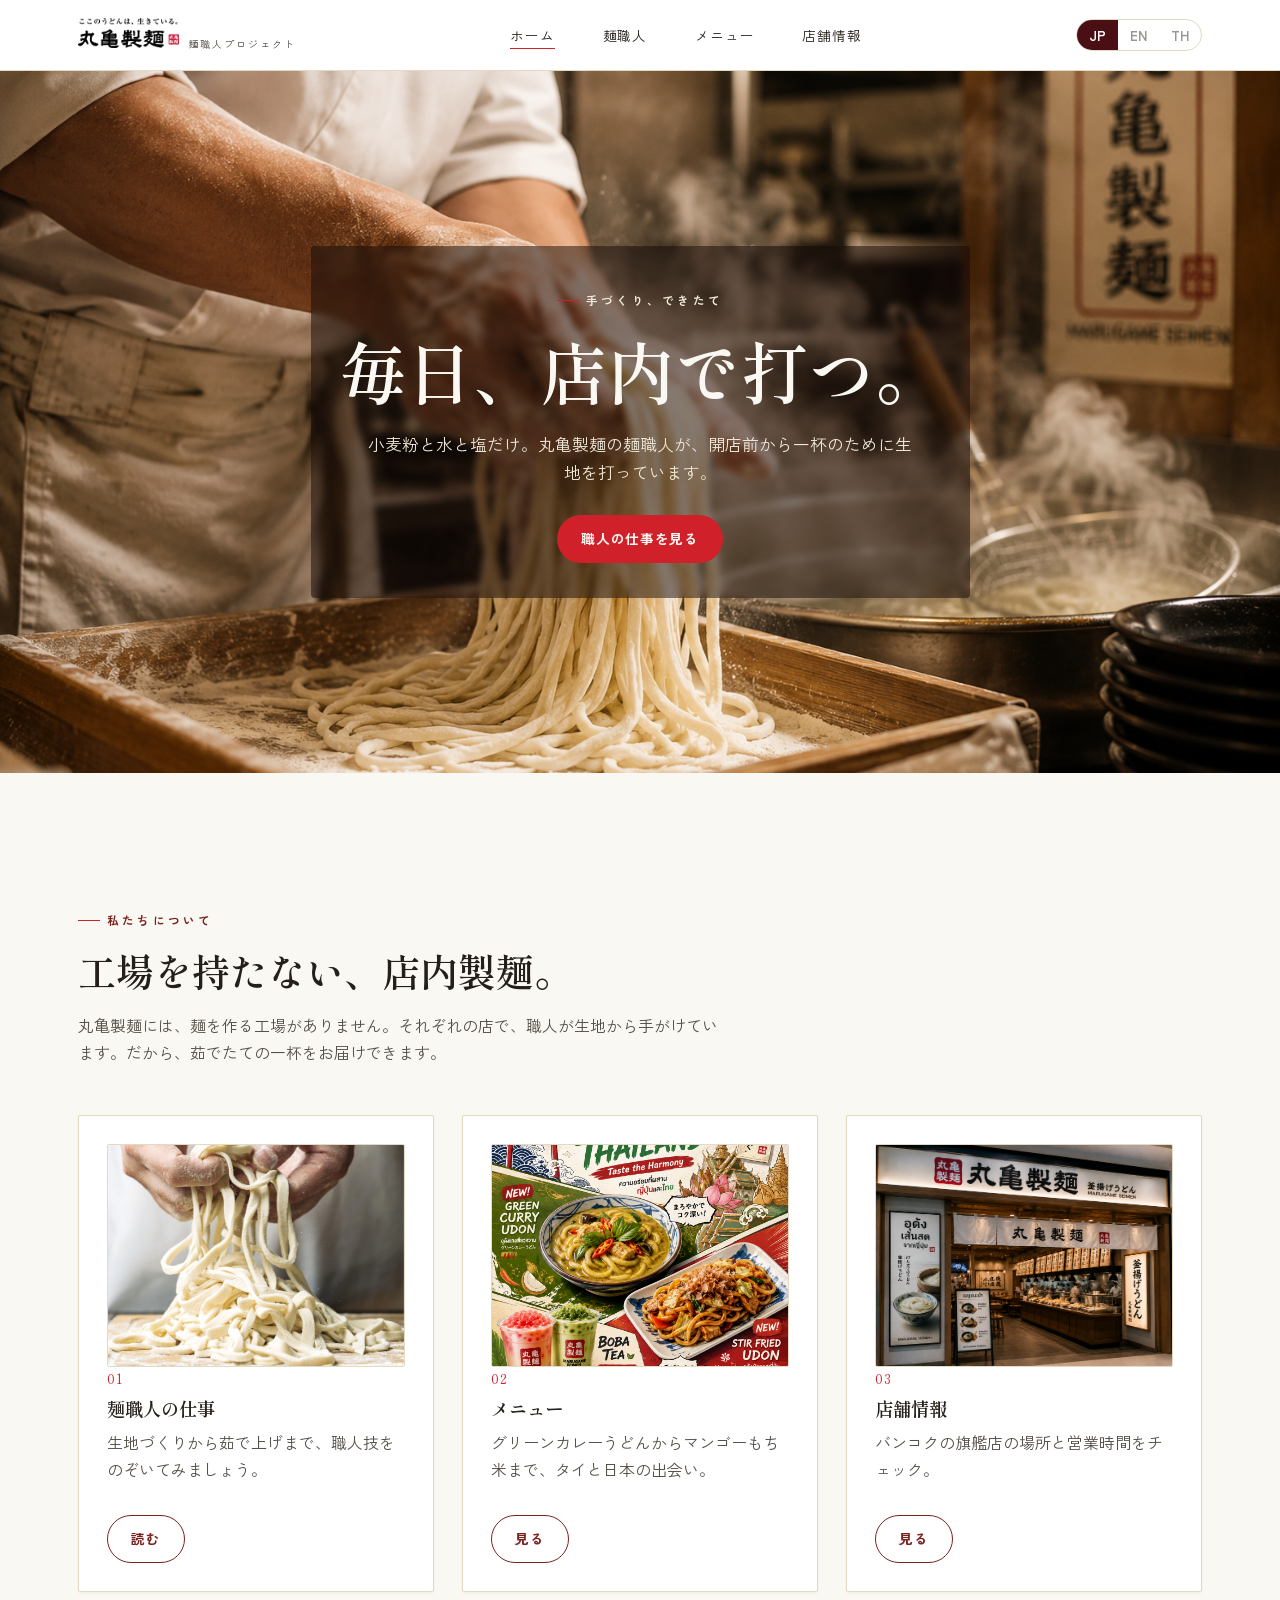
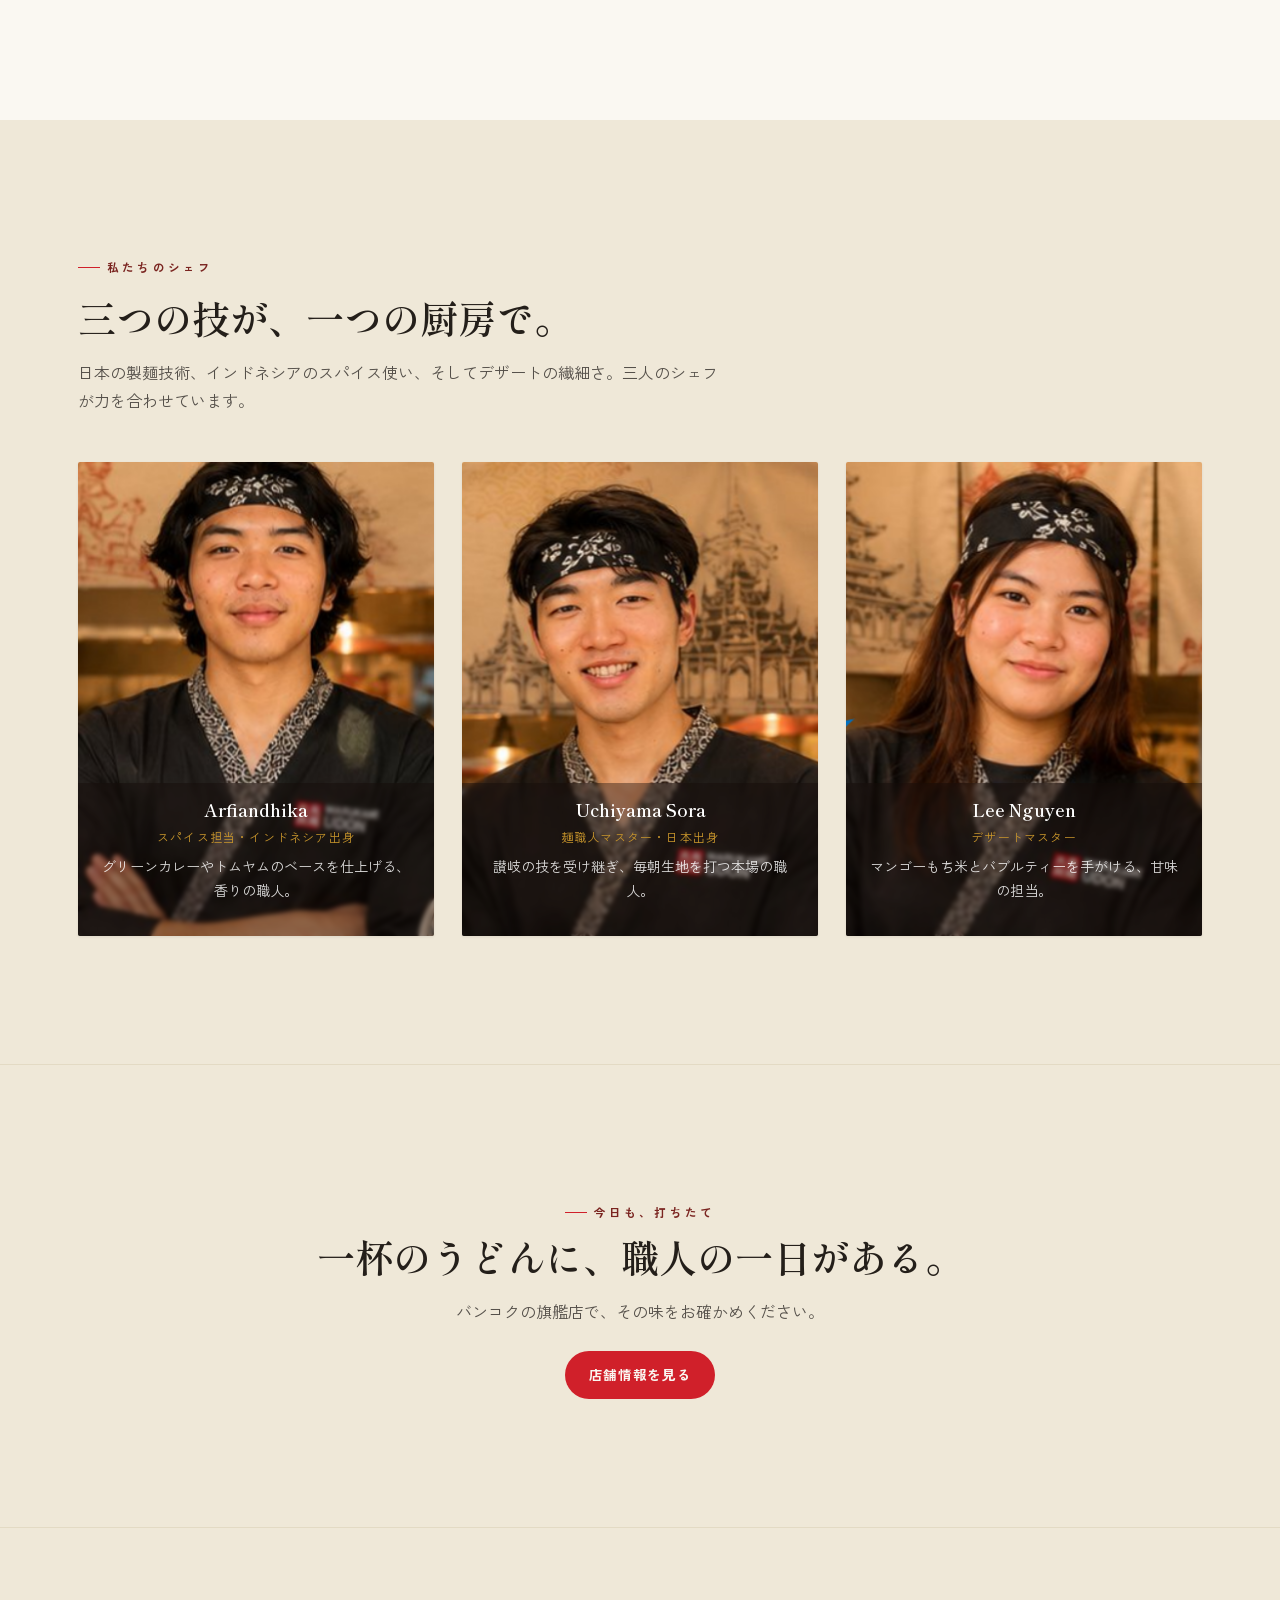
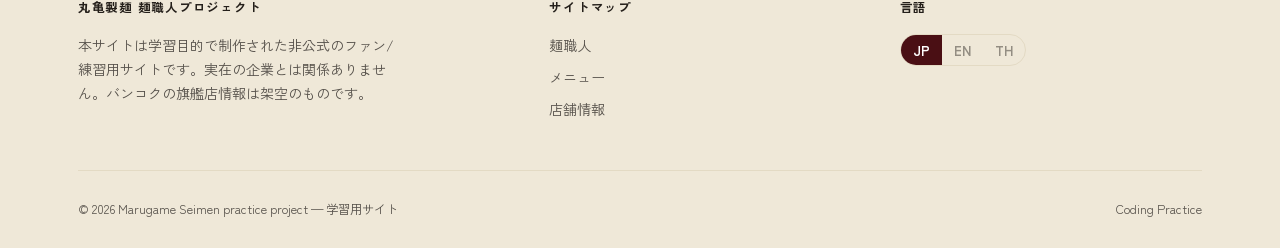
<file: index.html>
<!DOCTYPE html>
<html lang="ja">
<head>
<meta charset="UTF-8">
<meta name="viewport" content="width=device-width, initial-scale=1.0">
<title>丸亀製麺 麺職人 | Marugame Seimen — Noodle Craftsmen</title>
<link rel="stylesheet" href="css/style.css">
</head>
<body>

<header class="site-header">
  <nav class="nav">
    <a href="index.html" class="brand">
      <img src="images/MarugameSeimenLogo.png" alt="Marugame Seimen" class="brand-logo">
      <span class="brand-sub jp-only">麺職人プロジェクト</span>
      <span class="brand-sub en-only">Noodle Craftsmen Project</span>
      <span class="brand-sub th-only">โปรเจกต์ช่างทำเส้น</span>
    </a>
    <ul class="nav-links">
      <li><a href="index.html" aria-current="page"><span class="jp-only">ホーム</span><span class="en-only">Home</span><span class="th-only">หน้าแรก</span></a></li>
      <li><a href="concept.html"><span class="jp-only">麺職人</span><span class="en-only">Craft</span><span class="th-only">งานฝีมือ</span></a></li>
      <li><a href="menu.html"><span class="jp-only">メニュー</span><span class="en-only">Menu</span><span class="th-only">เมนู</span></a></li>
      <li><a href="shop.html"><span class="jp-only">店舗情報</span><span class="en-only">Shops</span><span class="th-only">ร้านค้า</span></a></li>
    </ul>
    <div class="nav-right">
      <div class="lang-toggle">
        <button class="btn-jp">JP</button>
        <button class="btn-en">EN</button>
        <button class="btn-th">TH</button>
      </div>
      <button class="nav-toggle" aria-label="Menu">☰</button>
    </div>
  </nav>
</header>

<section class="noren-hero">
  <div class="noren-panel left"></div>
  <div class="noren-panel right"></div>
  <div class="hero-content">
    <span class="eyebrow"><span class="jp-only">手づくり、できたて</span><span class="en-only">Made fresh, by hand</span><span class="th-only">ทำสดใหม่ด้วยมือ</span></span>
    <h1 class="hero-title jp-only">毎日、店内で打つ。</h1>
    <h1 class="hero-title en-only">Kneaded in-house, every day.</h1>
    <h1 class="hero-title th-only">นวดเส้นสดใหม่ทุกวัน ที่ร้าน</h1>
    <p class="hero-lede jp-only">小麦粉と水と塩だけ。丸亀製麺の麺職人が、開店前から一杯のために生地を打っています。</p>
    <p class="hero-lede en-only">Just flour, water, and salt. Our noodle craftsmen start kneading dough before the doors even open — all for a single bowl.</p>
    <p class="hero-lede th-only">มีเพียงแป้งสาลี น้ำ และเกลือ ช่างทำเส้นของมารุกาเมะเซเมนต์เริ่มนวดแป้งตั้งแต่ก่อนร้านเปิด เพื่อเส้นอุด้งหนึ่งชามของคุณ</p>
    <a href="concept.html" class="btn btn-primary">
      <span class="jp-only">職人の仕事を見る</span><span class="en-only">See the craft</span><span class="th-only">ดูงานฝีมือช่าง</span>
    </a>
  </div>
</section>

<section>
  <div class="container">
    <div class="section-head reveal">
      <span class="eyebrow jp-only">私たちについて</span>
      <span class="eyebrow en-only">About us</span>
      <span class="eyebrow th-only">เกี่ยวกับเรา</span>
      <h2 class="jp-only">工場を持たない、店内製麺。</h2>
      <h2 class="en-only">No central factory. Just the noodles in front of you.</h2>
      <h2 class="th-only">ไม่มีโรงงาน มีแต่เส้นสดหน้าร้าน</h2>
      <p class="jp-only">丸亀製麺には、麺を作る工場がありません。それぞれの店で、職人が生地から手がけています。だから、茹でたての一杯をお届けできます。</p>
      <p class="en-only">Marugame Seimen has no noodle factory. Every store makes its own dough, by hand, from scratch — so what reaches your bowl was boiled minutes ago, not shipped in.</p>
      <p class="th-only">มารุกาเมะเซเมนต์ไม่มีโรงงานผลิตเส้น ช่างประจำร้านนวดแป้งเองทุกขั้นตอน เพื่อให้เส้นที่มาถึงชามของคุณเพิ่งต้มเสร็จหมาดๆ ไม่ใช่เส้นที่ขนส่งมาจากที่อื่น</p>
    </div>

    <div class="grid-3">
      <div class="card reveal">
        <div class="illust" aria-hidden="true" style="aspect-ratio:4/3;">
          <img src="images/TheCraft.jpg" alt="The craft of udon making">
        </div>
        <div class="card-num">01</div>
        <h3 class="jp-only" style="font-size:1.15rem;margin-top:.4rem;">麺職人の仕事</h3>
        <h3 class="en-only" style="font-size:1.15rem;margin-top:.4rem;">The craft</h3>
        <h3 class="th-only" style="font-size:1.15rem;margin-top:.4rem;">งานฝีมือช่างทำเส้น</h3>
        <p class="jp-only" style="color:var(--ink-soft);margin-top:.5rem;">生地づくりから茹で上げまで、職人技をのぞいてみましょう。</p>
        <p class="en-only" style="color:var(--ink-soft);margin-top:.5rem;">From dough to boil — a look at the hands behind every bowl.</p>
        <p class="th-only" style="color:var(--ink-soft);margin-top:.5rem;">ตั้งแต่การนวดแป้งจนถึงการต้ม มาดูฝีมือช่างเบื้องหลังทุกชามกัน</p>
        <a href="concept.html" class="btn btn-dark" style="margin-top:1rem;">
          <span class="jp-only">読む</span><span class="en-only">Read</span><span class="th-only">อ่านต่อ</span>
        </a>
      </div>

      <div class="card reveal">
        <div class="illust" aria-hidden="true">
          <img src="images/MarugameMenuFlyer.png" alt="Marugame Seimen menu flyer">
        </div>
        <div class="card-num">02</div>
        <h3 class="jp-only" style="font-size:1.15rem;margin-top:.4rem;">メニュー</h3>
        <h3 class="en-only" style="font-size:1.15rem;margin-top:.4rem;">Menu</h3>
        <h3 class="th-only" style="font-size:1.15rem;margin-top:.4rem;">เมนู</h3>
        <p class="jp-only" style="color:var(--ink-soft);margin-top:.5rem;">グリーンカレーうどんからマンゴーもち米まで、タイと日本の出会い。</p>
        <p class="en-only" style="color:var(--ink-soft);margin-top:.5rem;">From green curry udon to mango sticky rice — where Thailand meets Japan.</p>
        <p class="th-only" style="color:var(--ink-soft);margin-top:.5rem;">ตั้งแต่อุด้งแกงเขียวหวานไปจนถึงข้าวเหนียวมะม่วง จุดบรรจบของไทยและญี่ปุ่น</p>
        <a href="menu.html" class="btn btn-dark" style="margin-top:1rem;">
          <span class="jp-only">見る</span><span class="en-only">View</span><span class="th-only">ดูเมนู</span>
        </a>
      </div>

      <div class="card reveal">
        <div class="illust" aria-hidden="true">
          <img src="images/MarugameSeimenShop.png" alt="Marugame Seimen shop interior">
        </div>
        <div class="card-num">03</div>
        <h3 class="jp-only" style="font-size:1.15rem;margin-top:.4rem;">店舗情報</h3>
        <h3 class="en-only" style="font-size:1.15rem;margin-top:.4rem;">Shop</h3>
        <h3 class="th-only" style="font-size:1.15rem;margin-top:.4rem;">ร้านของเรา</h3>
        <p class="jp-only" style="color:var(--ink-soft);margin-top:.5rem;">バンコクの旗艦店の場所と営業時間をチェック。</p>
        <p class="en-only" style="color:var(--ink-soft);margin-top:.5rem;">Check our Bangkok flagship's address and opening hours.</p>
        <p class="th-only" style="color:var(--ink-soft);margin-top:.5rem;">เช็กที่ตั้งและเวลาเปิด-ปิดของร้านสาขาแรกในกรุงเทพฯ</p>
        <a href="shop.html" class="btn btn-dark" style="margin-top:1rem;">
          <span class="jp-only">見る</span><span class="en-only">View</span><span class="th-only">ดูรายละเอียด</span>
        </a>
      </div>
    </div>
  </div>
</section>

<section class="section-dark">
  <div class="container">
    <div class="section-head reveal">
      <span class="eyebrow jp-only">私たちのシェフ</span>
      <span class="eyebrow en-only">Our Chefs</span>
      <span class="eyebrow th-only">เชฟของเรา</span>
      <h2 class="jp-only">三つの技が、一つの厨房で。</h2>
      <h2 class="en-only">Three crafts, one kitchen.</h2>
      <h2 class="th-only">สามฝีมือ หนึ่งครัวเดียวกัน</h2>
      <p class="jp-only">日本の製麺技術、インドネシアのスパイス使い、そしてデザートの繊細さ。三人のシェフが力を合わせています。</p>
      <p class="en-only">Japanese noodle craft, Indonesian spice work, and delicate dessert-making — three chefs, one kitchen.</p>
      <p class="th-only">ฝีมือทำเส้นแบบญี่ปุ่น การใช้เครื่องเทศแบบอินโดนีเซีย และความประณีตของขนมหวาน เชฟทั้งสามร่วมมือกันในครัวเดียวกัน</p>
    </div>

    <div class="chef-grid">
      <div class="chef-card reveal-right">
        <div class="chef-portrait" aria-hidden="true">
          <img src="images/ArfiandhikaChef.png" alt="Chef Arfiandhika">
        </div>
        <div class="chef-info">
          <h4>Arfiandhika</h4>
          <span class="chef-role jp-only">スパイス担当・インドネシア出身</span>
          <span class="chef-role en-only">Spice Specialist · Indonesia</span>
          <span class="chef-role th-only">ผู้เชี่ยวชาญเครื่องเทศ · อินโดนีเซีย</span>
          <p class="chef-bio jp-only">グリーンカレーやトムヤムのベースを仕上げる、香りの職人。</p>
          <p class="chef-bio en-only">The nose behind our green curry and tom yum bases.</p>
          <p class="chef-bio th-only">ผู้ปรุงกลิ่นและรสของแกงเขียวหวานและต้มยำในเมนูของเรา</p>
        </div>
      </div>

      <div class="chef-card reveal-right">
        <div class="chef-portrait" aria-hidden="true">
          <img src="images/SoraChef.png" alt="Chef Sora">
        </div>
        <div class="chef-info">
          <h4>Uchiyama Sora</h4>
          <span class="chef-role jp-only">麺職人マスター・日本出身</span>
          <span class="chef-role en-only">Master Udon Craftsman · Japan</span>
          <span class="chef-role th-only">ปรมาจารย์เส้นอุด้ง · ญี่ปุ่น</span>
          <p class="chef-bio jp-only">讃岐の技を受け継ぎ、毎朝生地を打つ本場の職人。</p>
          <p class="chef-bio en-only">Trained in the Sanuki tradition, he kneads every batch by hand each morning.</p>
          <p class="chef-bio th-only">สืบทอดฝีมือแบบซานุกิ นวดแป้งเส้นอุด้งด้วยมือทุกเช้า</p>
        </div>
      </div>

      <div class="chef-card reveal-right">
        <div class="chef-portrait" aria-hidden="true">
          <img src="images/LeeNguyenChef.png" alt="Chef Lee Nguyen">
        </div>
        <div class="chef-info">
          <h4>Lee Nguyen</h4>
          <span class="chef-role jp-only">デザートマスター</span>
          <span class="chef-role en-only">Dessert Master Chef・Vietnam</span>
          <span class="chef-role th-only">เชฟขนมหวาน</span>
          <p class="chef-bio jp-only">マンゴーもち米とバブルティーを手がける、甘味の担当。</p>
          <p class="chef-bio en-only">The hands behind our mango sticky rice and boba tea.</p>
          <p class="chef-bio th-only">ผู้อยู่เบื้องหลังข้าวเหนียวมะม่วงและชานมไข่มุกของร้าน</p>
        </div>
      </div>
    </div>
  </div>
</section>

<section class="section-dark" style="border-top:1px solid #e3dac4;">
  <div class="container" style="text-align:center;">
    <span class="eyebrow jp-only">今日も、打ちたて</span>
    <span class="eyebrow en-only">Fresh again today</span>
    <span class="eyebrow th-only">สดใหม่ทุกวัน</span>
    <h2 class="jp-only" style="margin-top:.6rem;font-size:clamp(1.6rem,3.6vw,2.4rem);">一杯のうどんに、職人の一日がある。</h2>
    <h2 class="en-only" style="margin-top:.6rem;font-size:clamp(1.6rem,3.6vw,2.4rem);">Behind every bowl is a craftsman's whole morning.</h2>
    <h2 class="th-only" style="margin-top:.6rem;font-size:clamp(1.6rem,3.6vw,2.4rem);">อุด้งหนึ่งชาม คือครึ่งเช้าของช่างฝีมือ</h2>
    <p style="max-width:560px;margin:1rem auto 1.6rem;color:var(--ink-soft);">
      <span class="jp-only">バンコクの旗艦店で、その味をお確かめください。</span>
      <span class="en-only">Visit our Bangkok flagship and taste it yourself.</span>
      <span class="th-only">มาลองชิมด้วยตัวเองที่ร้านสาขาแรกของเราในกรุงเทพฯ</span>
    </p>
    <a href="shop.html" class="btn btn-primary"><span class="jp-only">店舗情報を見る</span><span class="en-only">Visit us</span><span class="th-only">มาเยี่ยมชมร้าน</span></a>
  </div>
</section>

<footer class="site-footer">
  <div class="container">
    <div class="footer-grid">
      <div>
        <h5 class="jp-only">丸亀製麺 麺職人プロジェクト</h5>
        <h5 class="en-only">Marugame Seimen — Craftsmen Project</h5>
        <h5 class="th-only">มารุกาเมะเซเมนต์ — โปรเจกต์ช่างทำเส้น</h5>
        <p style="max-width:320px;">
          <span class="jp-only">本サイトは学習目的で制作された非公式のファン/練習用サイトです。実在の企業とは関係ありません。バンコクの旗艦店情報は架空のものです。</span>
          <span class="en-only">This site is an unofficial student practice project made for learning purposes and is not affiliated with the real company. The Bangkok flagship details are fictional.</span>
          <span class="th-only">เว็บไซต์นี้เป็นโปรเจกต์ฝึกฝนของนักเรียน ไม่มีความเกี่ยวข้องกับบริษัทจริง ข้อมูลร้านสาขากรุงเทพฯ เป็นข้อมูลสมมติ</span>
        </p>
      </div>
      <div>
        <h5 class="jp-only">サイトマップ</h5>
        <h5 class="en-only">Sitemap</h5>
        <h5 class="th-only">แผนผังเว็บไซต์</h5>
        <ul>
          <li><a href="concept.html"><span class="jp-only">麺職人</span><span class="en-only">Craft</span><span class="th-only">งานฝีมือ</span></a></li>
          <li><a href="menu.html"><span class="jp-only">メニュー</span><span class="en-only">Menu</span><span class="th-only">เมนู</span></a></li>
          <li><a href="shop.html"><span class="jp-only">店舗情報</span><span class="en-only">Shops</span><span class="th-only">ร้านค้า</span></a></li>
        </ul>
      </div>
      <div>
        <h5 class="jp-only">言語</h5>
        <h5 class="en-only">Language</h5>
        <h5 class="th-only">ภาษา</h5>
        <div class="lang-toggle">
          <button class="btn-jp">JP</button>
          <button class="btn-en">EN</button>
          <button class="btn-th">TH</button>
        </div>
      </div>
    </div>
    <div class="footer-bottom">
      <span>© 2026 Marugame Seimen practice project — <span class="jp-only">学習用サイト</span><span class="en-only">practice project</span><span class="th-only">โปรเจกต์ฝึกฝน</span></span>
      <span class="jp-only">Coding Practice</span><span class="en-only">Coding Practice</span><span class="th-only">Coding Practice</span>
    </div>
  </div>
</footer>

<script src="js/main.js"></script>
</body>
</html>
</file>
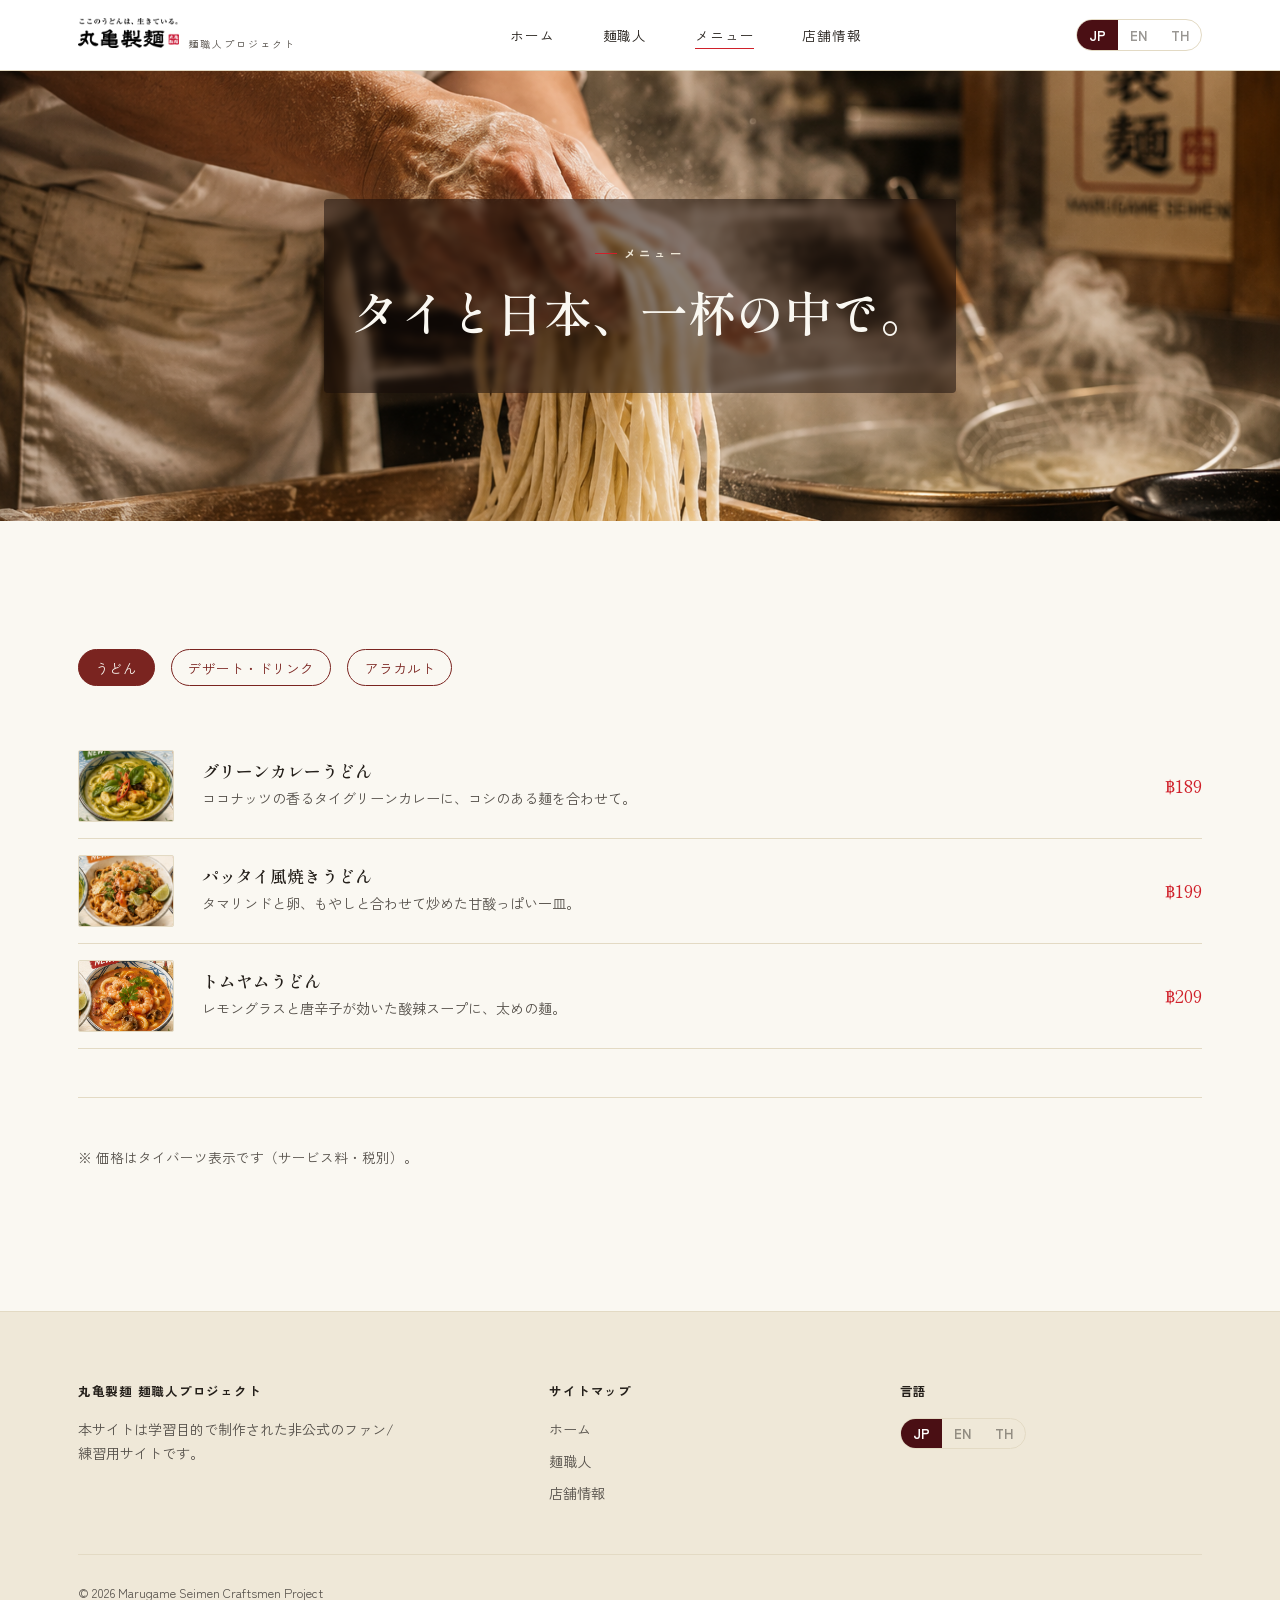
<file: menu.html>
<!DOCTYPE html>
<html lang="ja">
<head>
<meta charset="UTF-8">
<meta name="viewport" content="width=device-width, initial-scale=1.0">
<title>メニュー | Menu — Marugame Seimen</title>
<link rel="stylesheet" href="css/style.css">
</head>
<body>

<header class="site-header">
  <nav class="nav">
    <a href="index.html" class="brand">
      <img src="images/MarugameSeimenLogo.png" alt="Marugame Seimen" class="brand-logo">
      <span class="brand-sub jp-only">麺職人プロジェクト</span>
      <span class="brand-sub en-only">Noodle Craftsmen Project</span>
      <span class="brand-sub th-only">โปรเจกต์ช่างทำเส้น</span>
    </a>
    <ul class="nav-links">
      <li><a href="index.html"><span class="jp-only">ホーム</span><span class="en-only">Home</span><span class="th-only">หน้าแรก</span></a></li>
      <li><a href="concept.html"><span class="jp-only">麺職人</span><span class="en-only">Craft</span><span class="th-only">งานฝีมือ</span></a></li>
      <li><a href="menu.html" aria-current="page"><span class="jp-only">メニュー</span><span class="en-only">Menu</span><span class="th-only">เมนู</span></a></li>
      <li><a href="shop.html"><span class="jp-only">店舗情報</span><span class="en-only">Shops</span><span class="th-only">ร้านค้า</span></a></li>
    </ul>
    <div class="nav-right">
      <div class="lang-toggle">
        <button class="btn-jp">JP</button>
        <button class="btn-en">EN</button>
        <button class="btn-th">TH</button>
      </div>
      <button class="nav-toggle" aria-label="Menu">☰</button>
    </div>
  </nav>
</header>

<section class="noren-hero" style="min-height:44vh;">
  <div class="noren-panel left"></div>
  <div class="noren-panel right"></div>
  <div class="hero-content">
    <span class="eyebrow jp-only">メニュー</span>
    <span class="eyebrow en-only">Menu</span>
    <span class="eyebrow th-only">เมนู</span>
    <h1 class="hero-title jp-only" style="font-size:clamp(2rem,5vw,3rem);">タイと日本、一杯の中で。</h1>
    <h1 class="hero-title en-only" style="font-size:clamp(2rem,5vw,3rem);">Thailand and Japan, in one bowl.</h1>
    <h1 class="hero-title th-only" style="font-size:clamp(2rem,5vw,3rem);">ไทยและญี่ปุ่น ในหนึ่งชาม</h1>
  </div>
</section>

<section>
  <div class="container">
    <div class="menu-tabs reveal">
      <button class="menu-tab active" data-cat="udon"><span class="jp-only">うどん</span><span class="en-only">Udon</span><span class="th-only">อุด้ง</span></button>
      <button class="menu-tab" data-cat="dessert"><span class="jp-only">デザート・ドリンク</span><span class="en-only">Dessert &amp; Drinks</span><span class="th-only">ของหวานและเครื่องดื่ม</span></button>
      <button class="menu-tab" data-cat="alacarte"><span class="jp-only">アラカルト</span><span class="en-only">A La Carte</span><span class="th-only">อาหารทานเล่น</span></button>
    </div>

    <!-- UDON -->
    <div class="menu-category active" data-cat="udon">
      <div class="menu-item reveal">
        <div class="illust"><img src="images/GreenCurryUdon.png" alt="Green Curry Udon"></div>
        <div>
          <h4 class="jp-only">グリーンカレーうどん</h4><h4 class="en-only">Green Curry Udon</h4><h4 class="th-only">อุด้งแกงเขียวหวาน</h4>
          <p class="jp-only">ココナッツの香るタイグリーンカレーに、コシのある麺を合わせて。</p>
          <p class="en-only">Coconut-rich Thai green curry poured over our chewy hand-cut noodles.</p>
          <p class="th-only">แกงเขียวหวานกลิ่นกะทิหอมมันราดบนเส้นอุด้งเหนียวนุ่มตัดสด</p>
        </div>
        <div class="menu-price">฿189</div>
      </div>
      <div class="menu-item reveal">
        <div class="illust"><img src="images/StirFriedUdon.png" alt="Stir-Fried Udon, Pad Thai style"></div>
        <div>
          <h4 class="jp-only">パッタイ風焼きうどん</h4><h4 class="en-only">Stir-Fried Udon (Pad Thai style)</h4><h4 class="th-only">อุด้งผัดไทย</h4>
          <p class="jp-only">タマリンドと卵、もやしと合わせて炒めた甘酸っぱい一皿。</p>
          <p class="en-only">Udon noodles wok-fried with tamarind, egg, and bean sprouts — sweet, sour, savory.</p>
          <p class="th-only">เส้นอุด้งผัดกับน้ำมะขามเปียก ไข่ และถั่วงอก รสเปรี้ยวหวานกลมกล่อม</p>
        </div>
        <div class="menu-price">฿199</div>
      </div>
      <div class="menu-item reveal">
        <div class="illust"><img src="images/TomYumUdon.png" alt="Tom Yum Udon"></div>
        <div>
          <h4 class="jp-only">トムヤムうどん</h4><h4 class="en-only">Tom Yum Udon</h4><h4 class="th-only">อุด้งต้มยำ</h4>
          <p class="jp-only">レモングラスと唐辛子が効いた酸辣スープに、太めの麺。</p>
          <p class="en-only">Hot and sour lemongrass-chili broth with our thick-cut noodles.</p>
          <p class="th-only">น้ำซุปต้มยำรสจัดจ้านจากตะไคร้และพริก คู่กับเส้นอุด้งหนานุ่ม</p>
        </div>
        <div class="menu-price">฿209</div>
      </div>
    </div>

    <!-- DESSERT & DRINKS -->
    <div class="menu-category" data-cat="dessert">
      <div class="menu-item reveal">
        <div class="illust"><img src="images/BobaTea.png" alt="Boba Tea, red style "></div>
        <div>
          <h4 class="jp-only">バブルティー（レッド）</h4><h4 class="en-only">Boba Tea — Red Style</h4><h4 class="th-only">ชานมไข่มุก สูตรสีแดง</h4>
          <p class="jp-only">タイティーベースに、もちもちのタピオカを合わせて。</p>
          <p class="en-only">Thai tea base with chewy tapioca pearls.</p>
          <p class="th-only">ชานมไทยหอมเข้ม เสิร์ฟพร้อมไข่มุกเหนียวนุ่ม</p>
        </div>
        <div class="menu-price">฿79</div>
      </div>
      <div class="menu-item reveal">
        <div class="illust"><img src="images/BobaTea.png" alt="Boba Tea, green style"></div>
        <div>
          <h4 class="jp-only">バブルティー（グリーン）</h4><h4 class="en-only">Boba Tea — Green Style</h4><h4 class="th-only">ชานมไข่มุก สูตรสีเขียว</h4>
          <p class="jp-only">抹茶ベースのすっきりとした味わいに、タピオカをプラス。</p>
          <p class="en-only">A cleaner matcha-based tea, also topped with tapioca pearls.</p>
          <p class="th-only">ชาเขียวมัทฉะรสละมุน เสิร์ฟพร้อมไข่มุกเช่นกัน</p>
        </div>
        <div class="menu-price">฿79</div>
      </div>
      <div class="menu-item reveal">
        <div class="illust"><img src="images/MangoStickyRice.png" alt="Mango Sticky Rice"></div>
        <div>
          <h4 class="jp-only">マンゴーもち米</h4><h4 class="en-only">Mango Sticky Rice</h4><h4 class="th-only">ข้าวเหนียวมะม่วง</h4>
          <p class="jp-only">完熟マンゴーと、ココナッツミルクをかけたもち米。</p>
          <p class="en-only">Ripe mango over coconut-milk sticky rice — a Thai classic.</p>
          <p class="th-only">มะม่วงสุกคู่ข้าวเหนียวมูนราดกะทิ ของหวานไทยคลาสสิก</p>
        </div>
        <div class="menu-price">฿99</div>
      </div>
    </div>

    <!-- A LA CARTE -->
    <div class="menu-category" data-cat="alacarte">
      <div class="menu-item reveal">
        <div class="illust"><img src="images/GiaTod.png" alt="Gai Tod, Thai fried chicken"></div>
        <div>
          <h4 class="jp-only">ガイトート（タイ風フライドチキン）</h4><h4 class="en-only">Gai Tod (Fried Chicken)</h4><h4 class="th-only">ไก่ทอด</h4>
          <p class="jp-only">ハーブとにんにくを効かせた、タイ風フライドチキン。</p>
          <p class="en-only">Thai-style fried chicken, marinated with herbs and garlic.</p>
          <p class="th-only">ไก่ทอดสไตล์ไทย หมักด้วยสมุนไพรและกระเทียมหอมกรุ่น</p>
        </div>
        <div class="menu-price">฿129</div>
      </div>
      <div class="menu-item reveal">
        <div class="illust"><img src="images/PapayaSalad.png" alt="Papaya Salad, Som Tam"></div>
        <div>
          <h4 class="jp-only">ソムタム（青パパイヤサラダ）</h4><h4 class="en-only">Papaya Salad (Som Tam)</h4><h4 class="th-only">ส้มตำ</h4>
          <p class="jp-only">千切りの青パパイヤに、ライムと唐辛子を効かせた酸辣サラダ。</p>
          <p class="en-only">Shredded green papaya tossed with lime and chili — sharp and refreshing.</p>
          <p class="th-only">มะละกอเส้นฝอยคลุกน้ำปลามะนาวและพริก รสจัดจ้านสดชื่น</p>
        </div>
        <div class="menu-price">฿99</div>
      </div>
      <div class="menu-item reveal">
        <div class="illust"><img src="images/Sai Ua.png" alt="Sai Ua, Northern Thai sausage"></div>
        <div>
          <h4 class="jp-only">サイウア（北タイソーセージ）</h4><h4 class="en-only">Sai Ua (Northern Thai Sausage)</h4><h4 class="th-only">ไส้อั่ว</h4>
          <p class="jp-only">レモングラスとハーブを練り込んだ、香り豊かなソーセージ。</p>
          <p class="en-only">A fragrant grilled sausage packed with lemongrass and herbs.</p>
          <p class="th-only">ไส้กรอกย่างสูตรเหนือ อัดแน่นด้วยตะไคร้และสมุนไพรหอม</p>
        </div>
        <div class="menu-price">฿119</div>
      </div>
      <div class="menu-item reveal">
        <div class="illust"><img src="images/SpringRolls.png" alt="Por Pia Tod, fried spring rolls"></div>
        <div>
          <h4 class="jp-only">ポピアトート（揚げ春巻き）</h4><h4 class="en-only">Por Pia Tod (Fried Spring Rolls)</h4><h4 class="th-only">ปอเปี๊ยะทอด</h4>
          <p class="jp-only">野菜たっぷりの具材を包んで揚げた、サクサクの春巻き。</p>
          <p class="en-only">Crispy rolls packed with vegetables, fried golden.</p>
          <p class="th-only">ปอเปี๊ยะไส้ผักแน่นๆ ทอดจนกรอบเหลืองน่าทาน</p>
        </div>
        <div class="menu-price">฿89</div>
      </div>
    </div>

    <hr class="rule">
    <p class="reveal" style="color:var(--ink-soft);font-size:0.85rem;">
      <span class="jp-only">※ 価格はタイバーツ表示です（サービス料・税別）。</span>
      <span class="en-only">*Prices shown in Thai Baht, excluding service charge and tax.</span>
      <span class="th-only">*ราคาเป็นสกุลเงินบาท ยังไม่รวมค่าบริการและภาษี</span>
    </p>
  </div>
</section>

<footer class="site-footer">
  <div class="container">
    <div class="footer-grid">
      <div>
        <h5 class="jp-only">丸亀製麺 麺職人プロジェクト</h5>
        <h5 class="en-only">Marugame Seimen — Craftsmen Project</h5>
        <h5 class="th-only">มารุกาเมะเซเมนต์ — โปรเจกต์ช่างทำเส้น</h5>
        <p style="max-width:320px;">
          <span class="jp-only">本サイトは学習目的で制作された非公式のファン/練習用サイトです。</span>
          <span class="en-only">This site is an unofficial student practice project made for learning purposes.</span>
          <span class="th-only">เว็บไซต์นี้เป็นโปรเจกต์ฝึกฝนของนักเรียน ไม่มีความเกี่ยวข้องกับบริษัทจริง</span>
        </p>
      </div>
      <div>
        <h5 class="jp-only">サイトマップ</h5>
        <h5 class="en-only">Sitemap</h5>
        <h5 class="th-only">แผนผังเว็บไซต์</h5>
        <ul>
          <li><a href="index.html"><span class="jp-only">ホーム</span><span class="en-only">Home</span><span class="th-only">หน้าแรก</span></a></li>
          <li><a href="concept.html"><span class="jp-only">麺職人</span><span class="en-only">Craft</span><span class="th-only">งานฝีมือ</span></a></li>
          <li><a href="shop.html"><span class="jp-only">店舗情報</span><span class="en-only">Shops</span><span class="th-only">ร้านค้า</span></a></li>
        </ul>
      </div>
      <div>
        <h5 class="jp-only">言語</h5>
        <h5 class="en-only">Language</h5>
        <h5 class="th-only">ภาษา</h5>
        <div class="lang-toggle">
          <button class="btn-jp">JP</button>
          <button class="btn-en">EN</button>
          <button class="btn-th">TH</button>
        </div>
      </div>
    </div>
    <div class="footer-bottom">
      <span>© 2026 Marugame Seimen Craftsmen Project</span>
    </div>
  </div>
</footer>

<script src="js/main.js"></script>
</body>
</html>
</file>
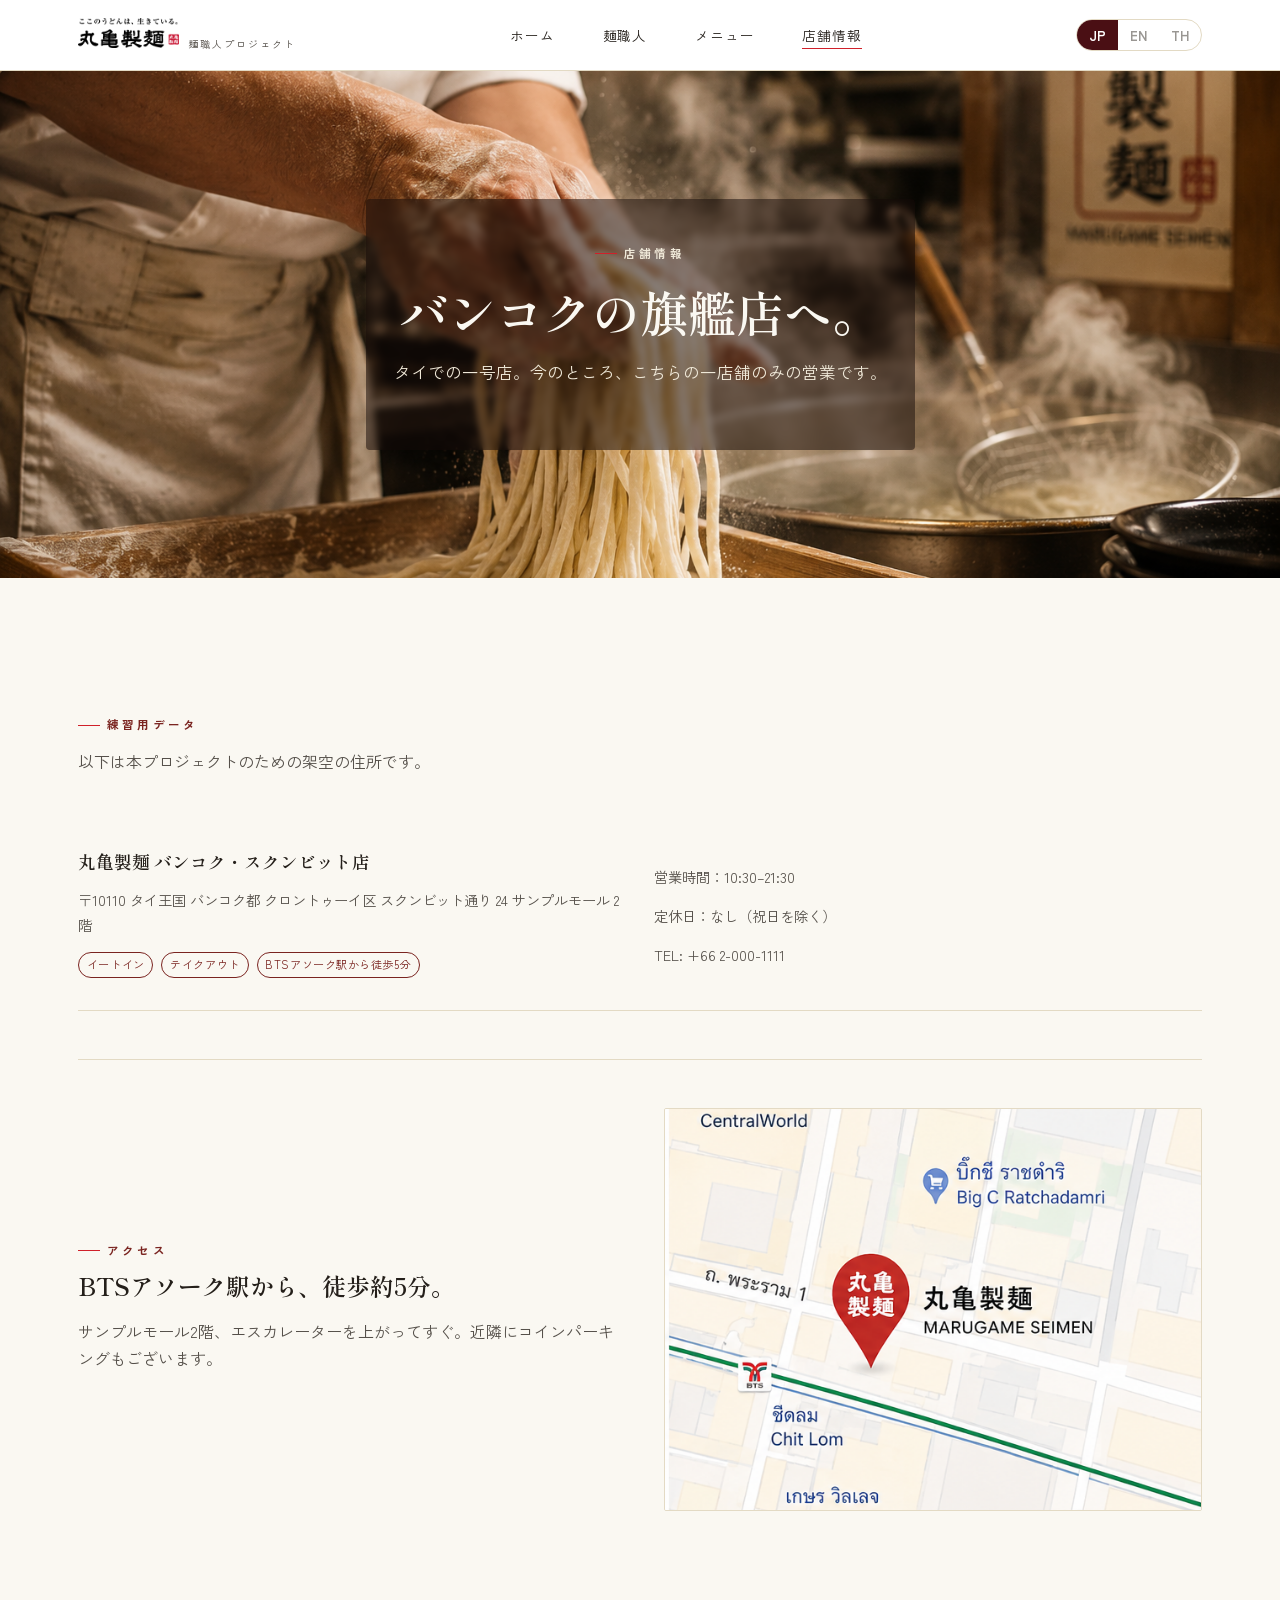
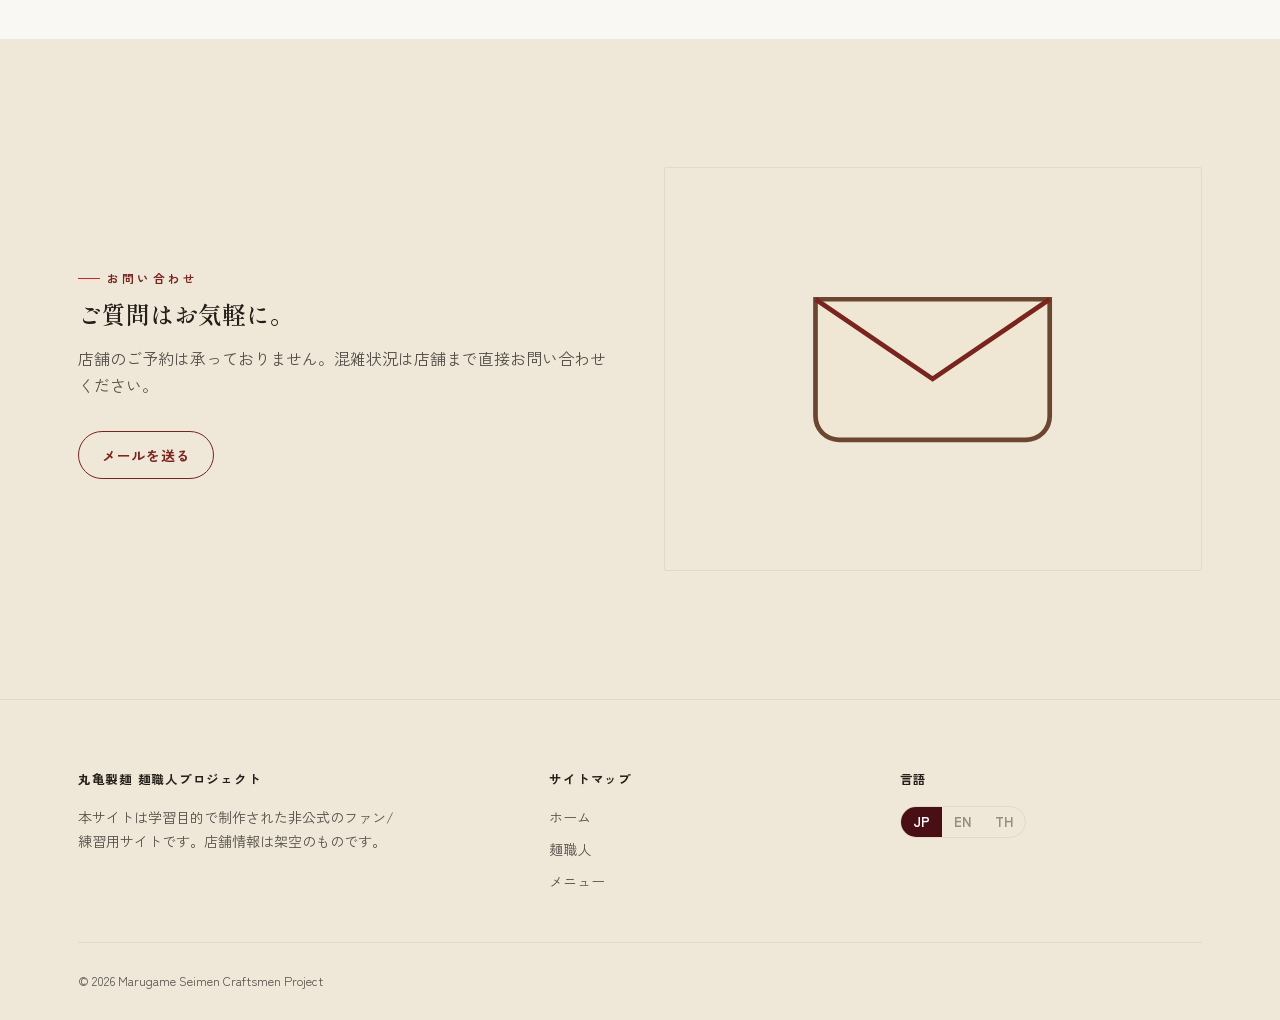
<file: shop.html>
<!DOCTYPE html>
<html lang="ja">
<head>
<meta charset="UTF-8">
<meta name="viewport" content="width=device-width, initial-scale=1.0">
<title>店舗情報 | Shop — Marugame Seimen Bangkok</title>
<link rel="stylesheet" href="css/style.css">
</head>
<body>

<header class="site-header">
  <nav class="nav">
    <a href="index.html" class="brand">
      <img src="images/MarugameSeimenLogo.png" alt="Marugame Seimen" class="brand-logo">
      <span class="brand-sub jp-only">麺職人プロジェクト</span>
      <span class="brand-sub en-only">Noodle Craftsmen Project</span>
      <span class="brand-sub th-only">โปรเจกต์ช่างทำเส้น</span>
    </a>
    <ul class="nav-links">
      <li><a href="index.html"><span class="jp-only">ホーム</span><span class="en-only">Home</span><span class="th-only">หน้าแรก</span></a></li>
      <li><a href="concept.html"><span class="jp-only">麺職人</span><span class="en-only">Craft</span><span class="th-only">งานฝีมือ</span></a></li>
      <li><a href="menu.html"><span class="jp-only">メニュー</span><span class="en-only">Menu</span><span class="th-only">เมนู</span></a></li>
      <li><a href="shop.html" aria-current="page"><span class="jp-only">店舗情報</span><span class="en-only">Shop</span><span class="th-only">ร้านค้า</span></a></li>
    </ul>
    <div class="nav-right">
      <div class="lang-toggle">
        <button class="btn-jp">JP</button>
        <button class="btn-en">EN</button>
        <button class="btn-th">TH</button>
      </div>
      <button class="nav-toggle" aria-label="Menu">☰</button>
    </div>
  </nav>
</header>

<section class="noren-hero" style="min-height:44vh;">
  <div class="noren-panel left"></div>
  <div class="noren-panel right"></div>
  <div class="hero-content">
    <span class="eyebrow jp-only">店舗情報</span>
    <span class="eyebrow en-only">Shop</span>
    <span class="eyebrow th-only">ร้านค้า</span>
    <h1 class="hero-title jp-only" style="font-size:clamp(2rem,5vw,3rem);">バンコクの旗艦店へ。</h1>
    <h1 class="hero-title en-only" style="font-size:clamp(2rem,5vw,3rem);">Our Bangkok flagship.</h1>
    <h1 class="hero-title th-only" style="font-size:clamp(2rem,5vw,3rem);">ร้านสาขาแรกในกรุงเทพฯ</h1>
    <p class="hero-lede jp-only">タイでの一号店。今のところ、こちらの一店舗のみの営業です。</p>
    <p class="hero-lede en-only">Our first store in Thailand — for now, our one and only location.</p>
    <p class="hero-lede th-only">ร้านสาขาแรกของเราในประเทศไทย ปัจจุบันมีเพียงสาขาเดียวเท่านั้น</p>
  </div>
</section>

<section>
  <div class="container">
    <div class="section-head reveal">
      <span class="eyebrow jp-only">練習用データ</span>
      <span class="eyebrow en-only">Sample data</span>
      <span class="eyebrow th-only">ข้อมูลตัวอย่าง</span>
      <p style="margin-top:.8rem;">
        <span class="jp-only">以下は本プロジェクトのための架空の住所です。</span>
        <span class="en-only">The address below is a sample location created for this practice project.</span>
        <span class="th-only">ที่อยู่ด้านล่างเป็นข้อมูลสมมติที่สร้างขึ้นสำหรับโปรเจกต์ฝึกฝนนี้</span>
      </p>
    </div>

    <div class="shop-card reveal">
      <div>
        <h4 class="jp-only">丸亀製麺 バンコク・スクンビット店</h4>
        <h4 class="en-only">Marugame Seimen — Bangkok Sukhumvit</h4>
        <h4 class="th-only">มารุกาเมะเซเมนต์ — สาขาสุขุมวิท กรุงเทพฯ</h4>
        <p class="shop-meta jp-only">〒10110 タイ王国 バンコク都 クロントゥーイ区 スクンビット通り 24 サンプルモール 2階</p>
        <p class="shop-meta en-only">2nd Floor, Sample Mall, Sukhumvit Soi 24, Khlong Toei, Bangkok 10110, Thailand</p>
        <p class="shop-meta th-only">ชั้น 2 แซมเปิ้ล มอลล์ สุขุมวิท ซอย 24 แขวงคลองเตย เขตคลองเตย กรุงเทพฯ 10110</p>
        <div class="shop-tags">
          <span class="tag jp-only">イートイン</span><span class="tag en-only">Dine-in</span><span class="tag th-only">นั่งทานที่ร้าน</span>
          <span class="tag jp-only">テイクアウト</span><span class="tag en-only">Takeout</span><span class="tag th-only">สั่งกลับบ้าน</span>
          <span class="tag jp-only">BTSアソーク駅から徒歩5分</span><span class="tag en-only">5 min from BTS Asok</span><span class="tag th-only">เดิน 5 นาทีจาก BTS อโศก</span>
        </div>
      </div>
      <div>
        <p class="shop-meta"><span class="jp-only">営業時間：</span><span class="en-only">Hours: </span><span class="th-only">เวลาทำการ: </span>10:30–21:30</p>
        <p class="shop-meta"><span class="jp-only">定休日：なし（祝日を除く）</span><span class="en-only">Open daily (closed on public holidays)</span><span class="th-only">เปิดทุกวัน (ปิดวันหยุดนักขัตฤกษ์)</span></p>
        <p class="shop-meta">TEL: +66 2-000-1111</p>
      </div>
    </div>

    <hr class="rule">
    <div class="grid-2 reveal">
      <div>
        <span class="eyebrow jp-only">アクセス</span>
        <span class="eyebrow en-only">Getting here</span>
        <span class="eyebrow th-only">การเดินทาง</span>
        <h2 class="jp-only" style="margin-top:.6rem;">BTSアソーク駅から、徒歩約5分。</h2>
        <h2 class="en-only" style="margin-top:.6rem;">Just a 5-minute walk from BTS Asok.</h2>
        <h2 class="th-only" style="margin-top:.6rem;">เดินเพียง 5 นาทีจากสถานี BTS อโศก</h2>
        <p style="margin-top:1rem;color:var(--ink-soft);">
          <span class="jp-only">サンプルモール2階、エスカレーターを上がってすぐ。近隣にコインパーキングもございます。</span>
          <span class="en-only">Second floor of Sample Mall, right at the top of the escalator. Nearby paid parking is also available.</span>
          <span class="th-only">อยู่ชั้น 2 ของแซมเปิ้ล มอลล์ ขึ้นบันไดเลื่อนมาก็เจอเลย บริเวณใกล้เคียงมีที่จอดรถแบบเสียค่าบริการ</span>
        </p>
      </div>
      <div class="illust" aria-hidden="true">
        <img src="images/GoogleMapLocation.png" alt="Marugame Seimen shop interior">
      </div>
    </div>
  </div>
</section>

<section class="section-alt">
  <div class="container grid-2 reveal">
    <div>
      <span class="eyebrow jp-only">お問い合わせ</span>
      <span class="eyebrow en-only">Contact</span>
      <span class="eyebrow th-only">ติดต่อเรา</span>
      <h2 class="jp-only" style="margin-top:.6rem;">ご質問はお気軽に。</h2>
      <h2 class="en-only" style="margin-top:.6rem;">Questions? Reach out anytime.</h2>
      <h2 class="th-only" style="margin-top:.6rem;">มีคำถาม ทักมาได้เลย</h2>
      <p style="margin-top:1rem;color:var(--ink-soft);">
        <span class="jp-only">店舗のご予約は承っておりません。混雑状況は店舗まで直接お問い合わせください。</span>
        <span class="en-only">We don't take reservations. For current wait times, please contact the store directly.</span>
        <span class="th-only">ทางร้านไม่รับจองโต๊ะล่วงหน้า หากต้องการทราบคิวปัจจุบัน กรุณาติดต่อร้านโดยตรง</span>
      </p>
      <a href="mailto:info@example.com" class="btn btn-dark" style="margin-top:1rem;">
        <span class="jp-only">メールを送る</span><span class="en-only">Send an email</span><span class="th-only">ส่งอีเมลถึงเรา</span>
      </a>
    </div>
    <div class="illust" aria-hidden="true">
      <svg viewBox="0 0 160 120" fill="none" xmlns="http://www.w3.org/2000/svg">
        <path d="M30 30h100v50a10 10 0 01-10 10H40a10 10 0 01-10-10V30z" fill="#efe7d3" stroke="#6b4630" stroke-width="2"/>
        <path d="M30 30l50 34 50-34" stroke="#7a2420" stroke-width="2" fill="none"/>
      </svg>
    </div>
  </div>
</section>

<footer class="site-footer">
  <div class="container">
    <div class="footer-grid">
      <div>
        <h5 class="jp-only">丸亀製麺 麺職人プロジェクト</h5>
        <h5 class="en-only">Marugame Seimen — Craftsmen Project</h5>
        <h5 class="th-only">มารุกาเมะเซเมนต์ — โปรเจกต์ช่างทำเส้น</h5>
        <p style="max-width:320px;">
          <span class="jp-only">本サイトは学習目的で制作された非公式のファン/練習用サイトです。店舗情報は架空のものです。</span>
          <span class="en-only">This site is an unofficial student practice project. The store details shown are fictional.</span>
          <span class="th-only">เว็บไซต์นี้เป็นโปรเจกต์ฝึกฝนของนักเรียน ข้อมูลร้านค้าที่แสดงเป็นข้อมูลสมมติ</span>
        </p>
      </div>
      <div>
        <h5 class="jp-only">サイトマップ</h5>
        <h5 class="en-only">Sitemap</h5>
        <h5 class="th-only">แผนผังเว็บไซต์</h5>
        <ul>
          <li><a href="index.html"><span class="jp-only">ホーム</span><span class="en-only">Home</span><span class="th-only">หน้าแรก</span></a></li>
          <li><a href="concept.html"><span class="jp-only">麺職人</span><span class="en-only">Craft</span><span class="th-only">งานฝีมือ</span></a></li>
          <li><a href="menu.html"><span class="jp-only">メニュー</span><span class="en-only">Menu</span><span class="th-only">เมนู</span></a></li>
        </ul>
      </div>
      <div>
        <h5 class="jp-only">言語</h5>
        <h5 class="en-only">Language</h5>
        <h5 class="th-only">ภาษา</h5>
        <div class="lang-toggle">
          <button class="btn-jp">JP</button>
          <button class="btn-en">EN</button>
          <button class="btn-th">TH</button>
        </div>
      </div>
    </div>
    <div class="footer-bottom">
      <span>© 2026 Marugame Seimen Craftsmen Project</span>
    </div>
  </div>
</footer>

<script src="js/main.js"></script>
</body>
</html>
</file>
<file: css/style.css>
/* ==========================================================================
   Marugame Seimen — Menshokunin (麺職人) practice site
   A simple, modern white-and-cream palette, with the Marugame red kept
   only as a small, deliberate accent (buttons, prices, key highlights).
   ========================================================================== */

@import url('https://fonts.googleapis.com/css2?family=Shippori+Mincho:wght@400;500;600;800&family=Zen+Kaku+Gothic+New:wght@400;500;700;900&family=Noto+Serif+Thai:wght@400;500;600;700&family=Noto+Sans+Thai:wght@400;500;700;900&display=swap');

:root {
  /* Color */
  --white: #ffffff;          /* card / header surface */
  --washi: #faf8f2;          /* page background — warm off-white */
  --washi-deep: #efe8d8;     /* soft cream panel, alternating sections */
  --indigo-deep: #4a0f14;    /* oxblood — used as a small dark accent only */
  --indigo: #7a2420;         /* oxblood mid — borders, tags, structure */
  --indigo-soft: #93342c;    /* oxblood soft — hover / secondary */
  --wood: #6b4630;           /* cut counter wood */
  --wood-deep: #4a3020;
  --hanko: #d0202a;          /* Marugame signature red — the brand accent */
  --gold: #c9962c;           /* wheat gold — sparing highlight */
  --ink: #241f1a;            /* body text */
  --ink-soft: #55504a;
  --line: #e3dac4;           /* flour-line divider */

  /* Type */
  --font-display: 'Shippori Mincho', 'Noto Serif Thai', serif;
  --font-body: 'Zen Kaku Gothic New', 'Noto Sans Thai', sans-serif;

  /* Scale */
  --space-1: 0.5rem;
  --space-2: 1rem;
  --space-3: 1.75rem;
  --space-4: 3rem;
  --space-5: 5rem;
  --space-6: 8rem;

  --radius: 2px;
}

* { box-sizing: border-box; }
html { scroll-behavior: smooth; }

@media (prefers-reduced-motion: reduce) {
  html { scroll-behavior: auto; }
  *, *::before, *::after { animation-duration: 0.01ms !important; animation-iteration-count: 1 !important; transition-duration: 0.01ms !important; }
}

body {
  margin: 0;
  font-family: var(--font-body);
  background: var(--washi);
  color: var(--ink);
  line-height: 1.7;
  -webkit-font-smoothing: antialiased;
}

img { max-width: 100%; display: block; }
a { color: inherit; }

h1, h2, h3, h4 {
  font-family: var(--font-display);
  font-weight: 600;
  margin: 0;
  line-height: 1.3;
}

.eyebrow {
  font-family: var(--font-body);
  font-weight: 700;
  font-size: 0.72rem;
  letter-spacing: 0.28em;
  text-transform: uppercase;
  color: var(--indigo);
  display: inline-flex;
  align-items: center;
  gap: 0.6em;
}
.eyebrow::before {
  content: '';
  width: 22px;
  height: 1px;
  background: var(--hanko);
}

.container {
  max-width: 1180px;
  margin: 0 auto;
  padding: 0 var(--space-3);
}

/* ---------------- Language toggle ---------------- */
[data-jp] .en-only, [data-jp] .th-only { display: none; }
[data-en] .jp-only, [data-en] .th-only { display: none; }
[data-th] .jp-only, [data-th] .en-only { display: none; }

.lang-toggle {
  display: inline-flex;
  border: 1px solid var(--line);
  border-radius: 999px;
  overflow: hidden;
  font-size: 0.72rem;
  letter-spacing: 0.08em;
}
.lang-toggle button {
  background: none;
  border: none;
  color: var(--ink-soft);
  padding: 0.4em 0.9em;
  cursor: pointer;
  font-family: var(--font-body);
  font-weight: 700;
  opacity: 0.6;
  transition: opacity 0.2s ease, background 0.2s ease, color 0.2s ease;
}
[data-jp] .lang-toggle .btn-jp,
[data-en] .lang-toggle .btn-en,
[data-th] .lang-toggle .btn-th {
  opacity: 1;
  background: var(--indigo-deep);
  color: var(--white);
}

/* ---------------- Header / Nav ---------------- */
.site-header {
  position: sticky;
  top: 0;
  z-index: 100;
  background: var(--white);
  border-bottom: 1px solid var(--line);
}
.nav {
  display: flex;
  align-items: center;
  justify-content: space-between;
  padding: 1.1rem var(--space-3);
  max-width: 1180px;
  margin: 0 auto;
}
.brand {
  display: flex;
  align-items: baseline;
  gap: 0.6rem;
  text-decoration: none;
  color: var(--ink);
}
.brand-mark {
  font-family: var(--font-display);
  font-size: 1.5rem;
  font-weight: 700;
  letter-spacing: 0.04em;
}
.brand-sub {
  font-size: 0.62rem;
  letter-spacing: 0.2em;
  color: var(--ink-soft);
  text-transform: uppercase;
}
.nav-links {
  display: flex;
  align-items: center;
  gap: var(--space-4);
  list-style: none;
  margin: 0;
  padding: 0;
}
.nav-links a {
  text-decoration: none;
  color: var(--ink);
  font-size: 0.86rem;
  letter-spacing: 0.06em;
  position: relative;
  padding-bottom: 4px;
}
.nav-links a::after {
  content:'';
  position: absolute;
  left: 0; right: 0; bottom: 0;
  height: 1px;
  background: var(--hanko);
  transform: scaleX(0);
  transform-origin: left;
  transition: transform 0.25s ease;
}
.nav-links a:hover::after,
.nav-links a[aria-current="page"]::after { transform: scaleX(1); }
.nav-right { display: flex; align-items: center; gap: var(--space-3); }
.nav-toggle {
  display: none;
  background: none;
  border: 1px solid var(--line);
  color: var(--ink);
  border-radius: var(--radius);
  padding: 0.4rem 0.6rem;
  cursor: pointer;
}

@media (max-width: 820px) {
  .nav-toggle { display: inline-flex; }
  .nav-links {
    position: absolute;
    top: 100%; left: 0; right: 0;
    background: var(--white);
    flex-direction: column;
    align-items: flex-start;
    gap: var(--space-2);
    padding: var(--space-2) var(--space-3) var(--space-3);
    display: none;
    border-bottom: 1px solid var(--line);
  }
  .nav-links.open { display: flex; }
}

/* ---------------- Noren (curtain) hero device ---------------- */
.noren-hero {
  position: relative;
  min-height: 78vh;
  background: url('../images/UdonMaking.png') center/cover no-repeat;
  overflow: hidden;
  display: flex;
  align-items: center;
  justify-content: center;
}
.noren-panel {
  position: absolute;
  top: 0; bottom: 0;
  width: 51%;
  transition: transform 1.1s cubic-bezier(.65,0,.35,1);
  z-index: 2;
  box-shadow: 0 0 40px rgba(0,0,0,0.35);
}
.noren-panel.left {
  left: 0;
  background: url('../images/TatamiDoorLeft.png') center/cover no-repeat;
  border-right: 2px solid var(--wood-deep);
}
.noren-panel.right {
  right: 0;
  background: url('../images/TatamiDoorRight.png') center/cover no-repeat;
  border-left: 2px solid var(--wood-deep);
}
.noren-hero.open .noren-panel.left { transform: translateX(-102%); }
.noren-hero.open .noren-panel.right { transform: translateX(102%); }

.hero-content {
  position: relative;
  z-index: 1;
  text-align: center;
  color: var(--washi);
  max-width: 780px;
  padding: 2.2rem var(--space-3);
  background: rgba(20,10,8,0.5);
  backdrop-filter: blur(3px);
  border-radius: 4px;
  opacity: 0;
  transform: translateY(14px);
  transition: opacity 0.8s ease 0.9s, transform 0.8s ease 0.9s;
}
.noren-hero.open .hero-content { opacity: 1; transform: translateY(0); }

.hero-content .eyebrow { color: var(--washi-deep); }
.hero-content .eyebrow::before { background: var(--hanko); }
.hero-title {
  font-size: clamp(2.4rem, 6vw, 4.2rem);
  margin: var(--space-2) 0;
}
.hero-lede {
  color: var(--washi-deep);
  font-size: 1.05rem;
  max-width: 560px;
  margin: 0 auto var(--space-3);
}

.btn {
  display: inline-flex;
  align-items: center;
  gap: 0.5em;
  padding: 0.85em 1.7em;
  border-radius: 999px;
  text-decoration: none;
  font-size: 0.85rem;
  letter-spacing: 0.05em;
  font-weight: 700;
  border: 1px solid transparent;
  cursor: pointer;
  transition: transform 0.2s ease, background 0.2s ease, color 0.2s ease;
}
.btn-primary { background: var(--hanko); color: var(--washi); }
.btn-primary:hover { transform: translateY(-2px); background: #a01822; }
.btn-ghost { border-color: var(--washi-deep); color: var(--washi); }
.btn-ghost:hover { background: rgba(239,231,211,0.08); }
.btn-dark { border-color: var(--indigo); color: var(--indigo); }
.btn-dark:hover { background: var(--indigo); color: var(--washi); }

/* ---------------- Sections ---------------- */
section { padding: var(--space-6) 0; }
.section-tight { padding: var(--space-5) 0; }
.section-alt { background: var(--washi-deep); }
.section-dark { background: var(--washi-deep); color: var(--ink); }
.section-dark .eyebrow { color: var(--indigo); }

.section-head {
  max-width: 640px;
  margin-bottom: var(--space-4);
}
.section-head h2 { font-size: clamp(1.7rem, 3.4vw, 2.4rem); margin-top: var(--space-2); }
.section-head p { color: var(--ink-soft); margin-top: var(--space-2); }
.section-dark .section-head p { color: var(--ink-soft); }

hr.rule {
  border: none;
  border-top: 1px solid var(--line);
  margin: var(--space-4) 0;
}

/* ---------------- Grid helpers ---------------- */
.grid-2 { display: grid; grid-template-columns: 1fr 1fr; gap: var(--space-4); align-items: center; }
.grid-3 { display: grid; grid-template-columns: repeat(3, 1fr); gap: var(--space-3); }
.grid-4 { display: grid; grid-template-columns: repeat(4, 1fr); gap: var(--space-3); }
@media (max-width: 900px) {
  .grid-2, .grid-3, .grid-4 { grid-template-columns: 1fr; }
}

/* ---------------- Cards ---------------- */
.card {
  background: var(--white);
  border: 1px solid var(--line);
  border-radius: var(--radius);
  padding: var(--space-3);
  box-shadow: 0 1px 3px rgba(36,31,26,0.05);
}
.card-num {
  font-family: var(--font-display);
  font-size: 0.85rem;
  color: var(--hanko);
  letter-spacing: 0.1em;
}

/* ---------------- Process timeline (concept page) ---------------- */
.process {
  display: grid;
  grid-template-columns: repeat(5, 1fr);
  gap: var(--space-2);
  counter-reset: step;
}
.process-step {
  position: relative;
  padding-top: var(--space-3);
  border-top: 2px solid var(--indigo);
}
.process-step .step-index {
  font-family: var(--font-display);
  font-size: 2.2rem;
  color: var(--indigo);
  opacity: 0.35;
  display: block;
  margin-bottom: 0.4rem;
}
.process-step h4 { font-size: 1.05rem; margin-bottom: 0.4rem; }
.process-step p { color: var(--ink-soft); font-size: 0.92rem; margin: 0; }
@media (max-width: 900px) {
  .process { grid-template-columns: 1fr; gap: var(--space-4); }
}

/* ---------------- Illustration frames (SVG, no stock photos) ---------------- */
.illust {
  aspect-ratio: 4/3;
  background: var(--washi-deep);
  border: 1px solid var(--line);
  display: flex;
  align-items: center;
  justify-content: center;
  overflow: hidden;
  border-radius: var(--radius);
}
.illust svg { width: 70%; height: 70%; }
.illust img { width: 100%; height: 100%; object-fit: cover; }
.chef-portrait img { width: 100%; height: 100%; object-fit: cover; }
.brand-logo { height: 30px; width: auto; display: block; }
@media (max-width: 480px) { .brand-logo { height: 24px; } }

/* ---------------- Footer ---------------- */
.site-footer {
  background: var(--washi-deep);
  color: var(--ink-soft);
  padding: var(--space-4) 0 var(--space-3);
  font-size: 0.88rem;
  border-top: 1px solid var(--line);
}
.footer-grid {
  display: grid;
  grid-template-columns: 1.4fr 1fr 1fr;
  gap: var(--space-4);
}
.footer-grid h5 {
  color: var(--ink);
  font-family: var(--font-body);
  font-weight: 700;
  font-size: 0.78rem;
  letter-spacing: 0.14em;
  text-transform: uppercase;
  margin-bottom: var(--space-2);
}
.footer-grid ul { list-style: none; padding: 0; margin: 0; display: grid; gap: 0.5rem; }
.footer-grid a { text-decoration: none; color: var(--ink-soft); }
.footer-grid a:hover { color: var(--indigo-deep); }
.footer-bottom {
  margin-top: var(--space-4);
  padding-top: var(--space-3);
  border-top: 1px solid var(--line);
  display: flex;
  justify-content: space-between;
  flex-wrap: wrap;
  gap: 1rem;
  font-size: 0.78rem;
}
@media (max-width: 820px) {
  .footer-grid { grid-template-columns: 1fr; }
}

/* ---------------- Menu page specific ---------------- */
.menu-tabs {
  display: flex;
  gap: var(--space-2);
  flex-wrap: wrap;
  margin-bottom: var(--space-4);
}
.menu-tab {
  background: none;
  border: 1px solid var(--indigo);
  color: var(--indigo);
  padding: 0.55em 1.2em;
  border-radius: 999px;
  font-family: var(--font-body);
  font-size: 0.85rem;
  cursor: pointer;
  transition: background 0.2s ease, color 0.2s ease;
}
.menu-tab.active, .menu-tab:hover { background: var(--indigo); color: var(--washi); }

.menu-item {
  display: grid;
  grid-template-columns: 96px 1fr auto;
  gap: var(--space-3);
  align-items: center;
  padding: var(--space-2) 0;
  border-bottom: 1px solid var(--line);
}
.menu-item .illust { width: 96px; height: 72px; aspect-ratio: auto; }
.menu-item h4 { font-size: 1.05rem; }
.menu-item p { margin: 0.25rem 0 0; color: var(--ink-soft); font-size: 0.88rem; }
.menu-price { font-family: var(--font-display); font-size: 1.1rem; color: var(--hanko); white-space: nowrap; }
.menu-category { display: none; }
.menu-category.active { display: block; }

@media (max-width: 620px) {
  .menu-item { grid-template-columns: 64px 1fr; }
  .menu-item .illust { width: 64px; height: 48px; }
  .menu-price { grid-column: 2; }
}

/* ---------------- Shop page specific ---------------- */
.shop-card {
  display: grid;
  grid-template-columns: 1fr 1fr;
  gap: var(--space-3);
  padding: var(--space-3) 0;
  border-bottom: 1px solid var(--line);
}
.shop-card h4 { font-size: 1.1rem; margin-bottom: 0.3rem; }
.shop-meta { color: var(--ink-soft); font-size: 0.9rem; }
.shop-tags { display: flex; gap: 0.5rem; margin-top: 0.6rem; flex-wrap: wrap; }
.tag {
  font-size: 0.7rem;
  letter-spacing: 0.05em;
  padding: 0.25em 0.7em;
  border: 1px solid var(--indigo);
  color: var(--indigo);
  border-radius: 999px;
}
@media (max-width: 700px) {
  .shop-card { grid-template-columns: 1fr; }
}

/* Scroll reveal */
.reveal {
  opacity: 0;
  transform: translateY(18px);
  transition: opacity 0.7s ease, transform 0.7s ease;
}
.reveal.in { opacity: 1; transform: translateY(0); }

/* Slide-in from right (used by the chef cards) */
.reveal-right {
  opacity: 0;
  transform: translateX(48px);
  transition: opacity 0.7s ease, transform 0.7s ease;
}
.reveal-right.in { opacity: 1; transform: translateX(0); }
.reveal-right:nth-child(2) { transition-delay: 0.12s; }
.reveal-right:nth-child(3) { transition-delay: 0.24s; }

/* ---------------- Chef cards ---------------- */
.chef-grid {
  display: grid;
  grid-template-columns: repeat(3, 1fr);
  gap: var(--space-3);
}
.chef-card {
  position: relative;
  aspect-ratio: 3/4;
  border-radius: var(--radius);
  overflow: hidden;
  text-align: center;
  box-shadow: 0 1px 3px rgba(36,31,26,0.08);
}
.chef-portrait {
  position: absolute;
  inset: 0;
  background: linear-gradient(160deg, var(--washi-deep) 0%, var(--line) 100%);
}
.chef-portrait svg { width: 78%; height: 78%; }
.chef-info {
  position: absolute;
  left: 0; right: 0; bottom: 0;
  background: rgba(20,10,8,0.4);
  backdrop-filter: blur(2px);
  padding: 1rem 1.2rem 1.2rem;
}
.chef-info h4 {
  color: var(--white);
  font-size: 1.1rem;
  margin-top: 0;
}
.chef-role {
  color: var(--gold);
  font-size: 0.75rem;
  letter-spacing: 0.1em;
  text-transform: uppercase;
  margin-top: 0.3rem;
  display: block;
}
.chef-bio {
  color: rgba(255,255,255,0.85);
  font-size: 0.88rem;
  margin-top: 0.5rem;
}
@media (max-width: 900px) {
  .chef-grid { grid-template-columns: 1fr; }
}
</file>
